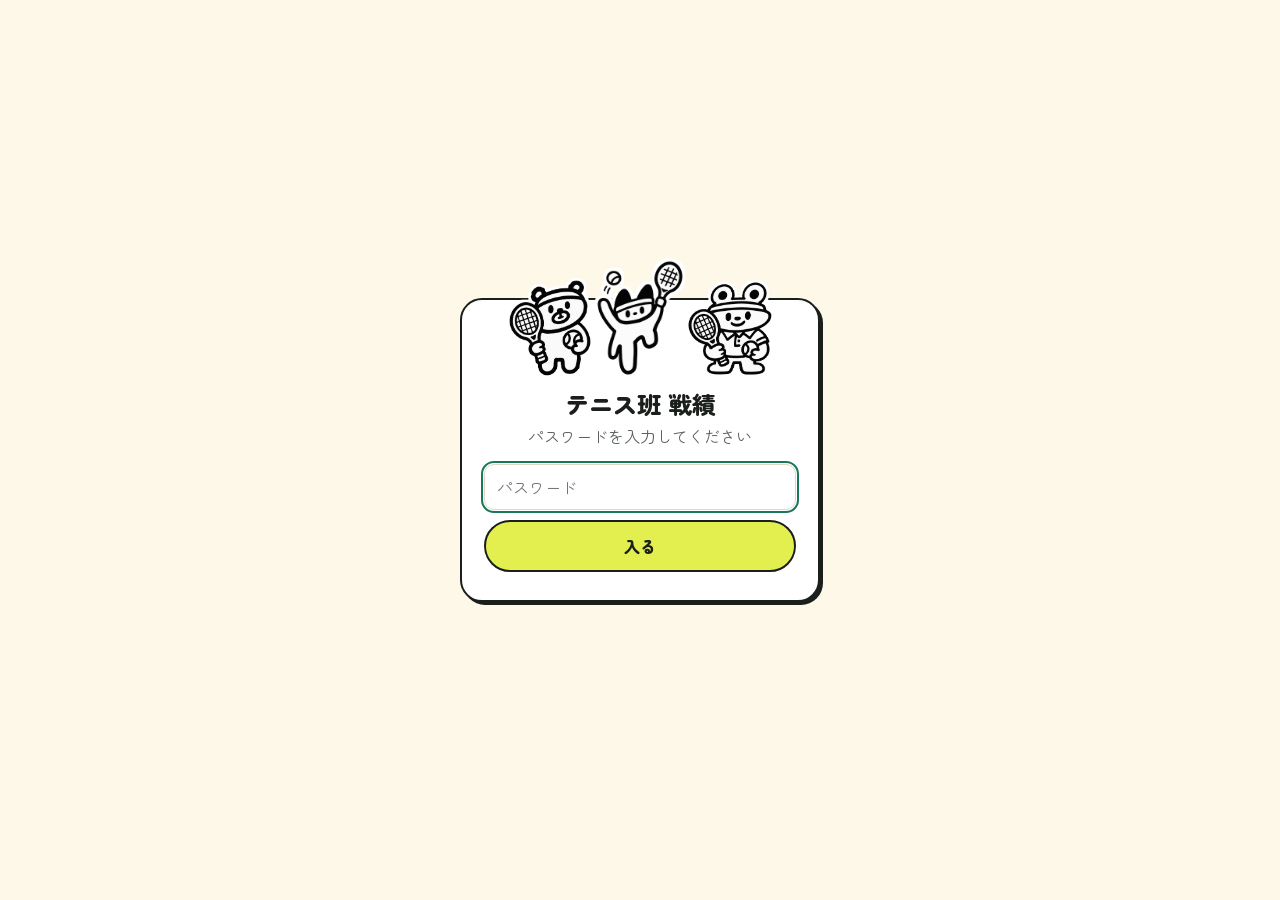
<file: docs/index.html>
<!DOCTYPE html>
<html lang="ja">
<head>
<meta charset="utf-8">
<meta name="viewport" content="width=device-width, initial-scale=1">
<title>ホーム | テニス班 戦績</title>
<link rel="icon" href="img/icon.png">
<link rel="apple-touch-icon" href="img/icon.png">
<link rel="preconnect" href="https://fonts.googleapis.com">
<link rel="preconnect" href="https://fonts.gstatic.com" crossorigin>
<link rel="stylesheet" href="https://fonts.googleapis.com/css2?family=Zen+Maru+Gothic:wght@500;700;900&display=swap">
<link rel="stylesheet" href="css/style.css">
</head>
<body>
<div id="gate" hidden></div>

<div id="app" hidden>
  <header class="topbar">
    <div class="container topbar-inner">
      <h1 class="brand">テニス班<span class="brand-sub"> 戦績</span></h1>
      <nav id="nav" class="nav" aria-label="ページ"></nav>
    </div>
  </header>
  <div id="mock-banner" class="banner" hidden>サンプルデータを表示中（config.js の GAS_URL が未設定）</div>

  <main class="container">
    <section class="card hero">
      <div class="hero-board">
        <figure class="hero-team">
          <img src="img/cat.png" alt="">
          <figcaption>シングルス<b id="hero-s" class="hero-num">0</b></figcaption>
        </figure>
        <div class="hero-score">
          <span id="hero-total">0</span><span class="hero-unit">試合</span>
        </div>
        <figure class="hero-team">
          <img src="img/girl.png" alt="">
          <figcaption>ダブルス<b id="hero-d" class="hero-num">0</b></figcaption>
        </figure>
      </div>
      <p class="hero-msg" id="hero-msg"></p>
      <div class="hero-sub">
        最新の試合 <b id="hero-last">–</b> ／ 出場 <b id="hero-people">0</b> 人
      </div>
    </section>

    <section class="card">
      <img src="img/star.png" alt="" class="card-mascot">
      <div class="card-head">
        <h2>勝率ランキング</h2>
        <div class="seg" id="rank-seg">
          <button type="button" data-type="S" class="on">シングルス</button>
          <button type="button" data-type="D">ダブルス</button>
        </div>
      </div>
      <div class="table-wrap">
        <table id="ranking">
          <thead>
            <tr><th>順位</th><th class="l">名前</th><th>試合</th><th>勝</th><th>負</th><th>分</th><th>勝率</th></tr>
          </thead>
          <tbody></tbody>
        </table>
      </div>
      <p class="muted note">勝率 = 勝 ÷ 試合数。同じ勝率なら勝ち数の多い順。</p>
    </section>

    <section class="card">
      <img src="img/dog.png" alt="" class="card-mascot card-mascot-wide">
      <h2>日付ごと</h2>
      <div class="table-wrap">
        <table id="by-date">
          <thead>
            <tr><th class="l">日付</th><th>試合</th><th>シングルス</th><th>ダブルス</th><th>人数</th></tr>
          </thead>
          <tbody></tbody>
        </table>
      </div>
      <a class="more" href="matches.html" id="by-date-more" hidden>すべての日付を見る</a>
    </section>

    <section class="card">
      <img src="img/balloon.png" alt="" class="card-mascot">
      <h2>最近の試合</h2>
      <ul id="recent" class="match-list"></ul>
      <a class="more" href="matches.html">すべての試合を見る</a>
    </section>
  </main>
</div>

<div id="toast" class="toast" hidden></div>

<script src="js/config.js"></script>
<script src="js/mock.js"></script>
<script src="js/api.js"></script>
<script src="js/stats.js"></script>
<script src="js/ui.js"></script>
<script src="js/auth.js"></script>
<script>
Auth.boot({ page: 'index.html' }).then(data => {
  const matches = data.matches;
  const sum = Stats.summary(matches);
  const $ = id => document.getElementById(id);
  $('hero-total').textContent = sum.total;
  $('hero-s').textContent = sum.S;
  $('hero-d').textContent = sum.D;
  $('hero-last').textContent = sum.last ? UI.fmtDate(sum.last) : '–';
  $('hero-people').textContent = sum.people;

  const month = UI.today().slice(0, 7);
  const thisMonth = matches.filter(m => (m.date || '').slice(0, 7) === month).length;
  $('hero-msg').textContent =
    sum.total === 0 ? '第1試合を待ってます！' :
    thisMonth ? '今月は ' + thisMonth + ' 試合！' : '今月の第1試合を待ってます！';

  // ランキング。前回見ていた種目を覚えておく
  let type = 'S';
  try { type = localStorage.getItem('th_rank_type') === 'D' ? 'D' : 'S'; } catch (e) { /* ignore */ }

  function renderRanking() {
    const list = Stats.ranking(Stats.byType(matches, type), data.members, 1);
    const tbody = document.querySelector('#ranking tbody');
    tbody.innerHTML = list.length
      ? list.map((r, i) =>
          '<tr>' +
          '<td class="num rank">' + (i + 1) + '</td>' +
          '<td class="l"><a href="players.html#' + encodeURIComponent(r.member.member_id) + '">' + UI.esc(r.member.display_name) + '</a></td>' +
          '<td class="num">' + r.played + '</td>' +
          '<td class="num">' + r.W + '</td>' +
          '<td class="num">' + r.L + '</td>' +
          '<td class="num">' + r.D + '</td>' +
          '<td class="num col-rate">' + UI.pct(r.rate) + '</td>' +
          '</tr>'
        ).join('')
      : '<tr><td colspan="7" class="empty">まだ' + UI.typeLabel(type) + 'の試合がありません</td></tr>';
  }

  UI.setSeg('rank-seg', type);
  UI.bindSeg('rank-seg', t => {
    type = t;
    try { localStorage.setItem('th_rank_type', t); } catch (e) { /* ignore */ }
    renderRanking();
  });
  renderRanking();

  // 日付ごと（新しい 8 日分）。日付を押すとその日の試合一覧へ
  const days = Stats.byDate(matches);
  document.querySelector('#by-date tbody').innerHTML = days.length
    ? days.slice(0, 8).map(r =>
        '<tr>' +
        '<td class="l date-cell"><a href="matches.html?date=' + encodeURIComponent(r.date) + '">' + UI.esc(UI.fmtDate(r.date) || '日付なし') + '</a></td>' +
        '<td class="num">' + r.total + '</td>' +
        '<td class="num">' + r.S + '</td>' +
        '<td class="num">' + r.D + '</td>' +
        '<td class="num">' + r.people + '</td>' +
        '</tr>'
      ).join('')
    : '<tr><td colspan="5" class="empty">まだ試合がありません</td></tr>';
  $('by-date-more').hidden = days.length <= 8;

  const recent = UI.sortMatches(matches).slice(0, 5);
  $('recent').innerHTML = recent.length
    ? UI.matchListByDate(recent)
    : '<li>' + UI.emptyHTML('まだ試合がありません。すやすや…') + '</li>';
});
</script>
</body>
</html>
</file>
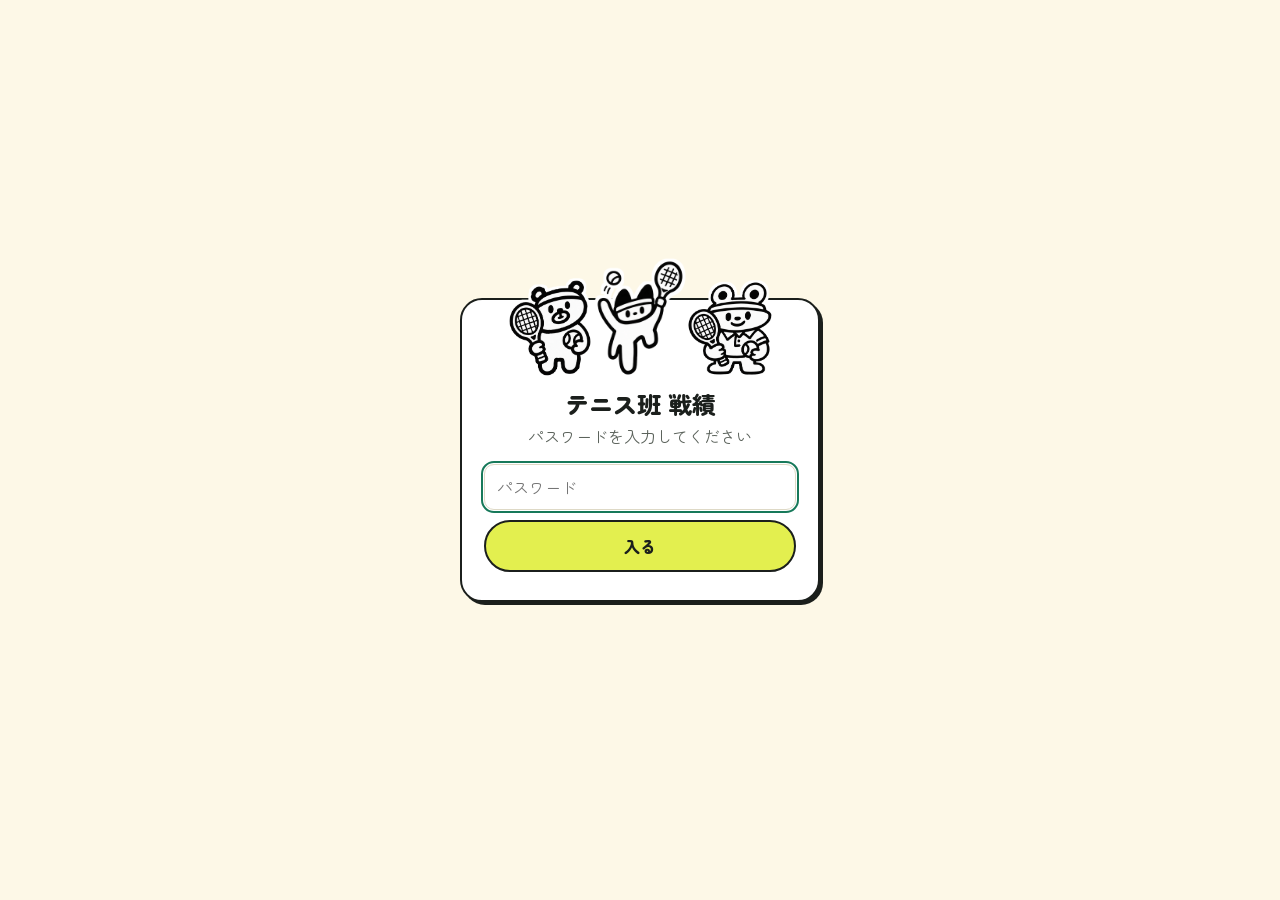
<file: docs/input.html>
<!DOCTYPE html>
<html lang="ja">
<head>
<meta charset="utf-8">
<meta name="viewport" content="width=device-width, initial-scale=1">
<title>結果入力 | テニス班 戦績</title>
<link rel="icon" href="img/icon.png">
<link rel="apple-touch-icon" href="img/icon.png">
<link rel="preconnect" href="https://fonts.googleapis.com">
<link rel="preconnect" href="https://fonts.gstatic.com" crossorigin>
<link rel="stylesheet" href="https://fonts.googleapis.com/css2?family=Zen+Maru+Gothic:wght@500;700;900&display=swap">
<link rel="stylesheet" href="css/style.css">
</head>
<body>
<div id="gate" hidden></div>

<div id="app" hidden>
  <header class="topbar">
    <div class="container topbar-inner">
      <h1 class="brand">テニス班<span class="brand-sub"> 戦績</span></h1>
      <nav id="nav" class="nav" aria-label="ページ"></nav>
    </div>
  </header>
  <div id="mock-banner" class="banner" hidden>サンプルデータを表示中（config.js の GAS_URL が未設定）</div>

  <main class="container">
    <div class="page-hero">
      <img src="img/girl.png" alt="" class="page-hero-img">
      <p class="bubble">おつかれさま！試合の結果を教えてね。</p>
    </div>

    <section class="card">
      <h2>試合結果の入力</h2>

      <label class="field" for="date">日付</label>
      <input type="date" id="date">

      <span class="field">種目</span>
      <div class="seg seg-wide" id="type-seg">
        <button type="button" data-type="S">シングルス</button>
        <button type="button" data-type="D" class="on">ダブルス</button>
      </div>

      <div class="pair-head"><span class="badge badge-A">A</span> <span id="label-a">ペア</span></div>
      <div class="row-2" id="row-a">
        <input type="text" id="a1" list="names" maxlength="20" autocomplete="off" placeholder="名前を入力" aria-label="A 側 1 人目">
        <input type="text" id="a2" list="names" maxlength="20" autocomplete="off" placeholder="名前を入力" aria-label="A 側 2 人目">
      </div>

      <div class="pair-head"><span class="badge badge-B">B</span> <span id="label-b">ペア</span></div>
      <div class="row-2" id="row-b">
        <input type="text" id="b1" list="names" maxlength="20" autocomplete="off" placeholder="名前を入力" aria-label="B 側 1 人目">
        <input type="text" id="b2" list="names" maxlength="20" autocomplete="off" placeholder="名前を入力" aria-label="B 側 2 人目">
      </div>
      <datalist id="names"></datalist>

      <div id="chips-box" hidden>
        <span class="field">登録済みの人（タップで入力）</span>
        <div class="chips" id="chips"></div>
        <p class="chips-hint">枠で囲まれた欄に入ります。欄を押すと入れる場所を変えられます。入っている人をもう一度押すと外れます。</p>
      </div>

      <span class="field">スコア（ゲーム数を 0〜7 で入力）</span>
      <div class="score-row">
        <label class="score-side" for="score-a">
          <span class="badge badge-A">A</span>
          <input type="text" id="score-a" class="score-input" inputmode="numeric" pattern="[0-7]" maxlength="1"
            autocomplete="off" enterkeyhint="next" placeholder="–" aria-label="A 側のゲーム数">
        </label>
        <span class="score-sep">–</span>
        <label class="score-side" for="score-b">
          <input type="text" id="score-b" class="score-input" inputmode="numeric" pattern="[0-7]" maxlength="1"
            autocomplete="off" enterkeyhint="done" placeholder="–" aria-label="B 側のゲーム数">
          <span class="badge badge-B">B</span>
        </label>
      </div>

      <div class="summary" id="summary">名前とスコアを入力してください</div>

      <label class="field" for="entered_by">入力者（任意）</label>
      <input type="text" id="entered_by" placeholder="例：山田" maxlength="20">

      <div style="margin-top:16px">
        <button type="button" class="btn" id="submit" disabled>この内容で送信</button>
      </div>
      <div class="form-msg" id="msg"></div>
    </section>

    <section class="card" id="day-card">
      <h2 id="day-title">この日の試合</h2>
      <ul class="match-list" id="day-list"></ul>
    </section>
  </main>
</div>

<div id="toast" class="toast" hidden></div>

<script src="js/config.js"></script>
<script src="js/mock.js"></script>
<script src="js/api.js"></script>
<script src="js/stats.js"></script>
<script src="js/ui.js"></script>
<script src="js/auth.js"></script>
<script>
Auth.boot({ page: 'input.html', requireAdmin: true }).then(() => {
  const $ = id => document.getElementById(id);
  const dateIn = $('date');
  const inputs = { a1: $('a1'), a2: $('a2'), b1: $('b1'), b2: $('b2') };
  const btn = $('submit');
  const msg = $('msg');
  const summary = $('summary');
  const enteredBy = $('entered_by');
  const scoreA = $('score-a');
  const scoreB = $('score-b');
  let type = 'D';
  let target = 'a1';

  dateIn.value = UI.today();
  dateIn.max = UI.today();

  // 入力候補（active のみ）。一覧にない名前もそのまま入力でき、送信時に members へ登録される
  function fillNames() {
    $('names').innerHTML = UI.sortedMembers()
      .filter(m => m.active)
      .map(m => '<option value="' + UI.esc(m.display_name) + '"></option>')
      .join('');
  }
  fillNames();

  // 入れる先の欄。枠で示し、名前ボタンを押すとここに入る
  function setTarget(k) {
    target = k;
    Object.keys(inputs).forEach(x => inputs[x].classList.toggle('target', x === k));
  }
  function nextEmpty() {
    return keys().filter(k => !inputs[k].value.trim())[0] || null;
  }
  Object.keys(inputs).forEach(k => inputs[k].addEventListener('focus', () => setTarget(k)));

  function renderChips() {
    const list = UI.sortedMembers().filter(m => m.active);
    $('chips-box').hidden = !list.length;
    const used = {};
    keys().forEach(k => { const v = inputs[k].value.trim(); if (v) used[UI.nameKey(v)] = k; });
    $('chips').innerHTML = list.map(m => {
      const on = used[UI.nameKey(m.display_name)] || used[UI.nameKey(m.name)];
      return '<button type="button" class="chip' + (on ? ' used' : '') + '" data-name="' + UI.esc(m.display_name) + '">' +
        UI.esc(m.display_name) + '</button>';
    }).join('');
  }

  $('chips').addEventListener('click', ev => {
    const chip = ev.target.closest('.chip');
    if (!chip) return;
    const name = chip.dataset.name;
    // もう入っている人なら外す
    const already = keys().filter(k => UI.nameKey(inputs[k].value) === UI.nameKey(name))[0];
    if (already) {
      inputs[already].value = '';
      setTarget(already);
    } else {
      const k = target && keys().indexOf(target) >= 0 ? target : nextEmpty();
      if (!k) return;
      inputs[k].value = name;
      setTarget(nextEmpty());
    }
    update();
  });

  // 種目：前回の選択を覚えておく
  try { type = localStorage.getItem('th_input_type') === 'S' ? 'S' : 'D'; } catch (e) { /* ignore */ }
  function applyType() {
    const single = type === 'S';
    UI.setSeg('type-seg', type);
    inputs.a2.hidden = single;
    inputs.b2.hidden = single;
    $('row-a').classList.toggle('one', single);
    $('row-b').classList.toggle('one', single);
    $('label-a').textContent = single ? '選手' : 'ペア';
    $('label-b').textContent = single ? '選手' : 'ペア';
    if (keys().indexOf(target) < 0) setTarget(nextEmpty());
    update();
  }
  UI.bindSeg('type-seg', t => {
    type = t;
    try { localStorage.setItem('th_input_type', t); } catch (e) { /* ignore */ }
    applyType();
  });

  // スコア：0〜7 の数字。全角で打っても受け付ける。空欄は null、範囲外や文字は NaN
  function games(input) {
    const v = input.value.normalize('NFKC').trim();
    if (v === '') return null;
    return /^[0-7]$/.test(v) ? Number(v) : NaN;
  }
  function scoreState() {
    const a = games(scoreA);
    const b = games(scoreB);
    return { a, b, bad: Number.isNaN(a) || Number.isNaN(b), done: Number.isInteger(a) && Number.isInteger(b) };
  }
  [scoreA, scoreB].forEach(input => input.addEventListener('input', () => {
    // 全角数字は半角に直して見せる
    const v = input.value.normalize('NFKC');
    if (v !== input.value) input.value = v;
    input.classList.toggle('bad', Number.isNaN(games(input)));
    // A を入れたら B へ進む
    if (input === scoreA && Number.isInteger(games(scoreA)) && games(scoreB) === null) scoreB.focus();
    update();
  }));
  // 欄を押したときは中身を選んだ状態にして、そのまま打ち直せるようにする
  [scoreA, scoreB].forEach(input => input.addEventListener('focus', () => input.select()));

  function showMsg(text, isError) {
    msg.textContent = text;
    msg.className = 'form-msg' + (isError ? ' error' : '');
  }

  function keys() {
    return type === 'S' ? ['a1', 'b1'] : ['a1', 'a2', 'b1', 'b2'];
  }

  // 登録済みの名前は member_id に置き換える。新しい名前は文字のまま送る
  function pick(k) {
    const text = inputs[k].value.trim();
    if (!text) return '';
    const mb = UI.findMember(text);
    return mb ? mb.member_id : text;
  }

  function newNames() {
    const seen = {};
    return keys()
      .map(k => inputs[k].value.trim())
      .filter(text => text && !UI.findMember(text))
      .filter(text => {
        const k = UI.nameKey(text);
        if (seen[k]) return false;
        seen[k] = true;
        return true;
      });
  }

  function current() {
    return {
      type: type,
      date: dateIn.value,
      a1: pick('a1'), a2: type === 'D' ? pick('a2') : '',
      b1: pick('b1'), b2: type === 'D' ? pick('b2') : '',
      a_games: scoreState().done ? scoreState().a : null,
      b_games: scoreState().done ? scoreState().b : null,
      entered_by: enteredBy.value.trim(),
      note: '',
    };
  }

  function hasDuplicate(c) {
    const ks = keys().map(k => c[k]).filter(Boolean).map(UI.nameKey);
    return new Set(ks).size !== ks.length;
  }

  function complete(c) {
    return !!(c.date && keys().every(k => c[k]) && !hasDuplicate(c) && scoreState().done);
  }

  function resultOf(c) {
    return c.a_games > c.b_games ? 'A' : c.b_games > c.a_games ? 'B' : 'D';
  }

  function sideNames(c, side) {
    const ids = type === 'S' ? [c[side + '1']] : [c[side + '1'], c[side + '2']];
    return ids.map(UI.name).join('・');
  }

  // 選んだ日付の試合（入力した分も含む）
  function renderDay() {
    const d = dateIn.value;
    const list = UI.sortMatches(UI.getData().matches.filter(m => m.date === d));
    $('day-title').textContent = (d ? UI.fmtDate(d) + ' の試合' : 'この日の試合') + '（' + list.length + '）';
    $('day-list').innerHTML = list.length
      ? list.map(m => UI.matchRowHTML(m)).join('')
      : '<li class="empty">この日の試合はまだありません</li>';
  }

  function update() {
    renderChips();
    const c = current();
    const added = newNames();
    if (complete(c)) {
      const r = resultOf(c);
      summary.innerHTML =
        '<img src="' + UI.resultImg(r) + '" alt="" class="summary-img">' +
        '<span class="summary-meta">' + UI.esc(UI.fmtDate(c.date)) + ' ' + UI.typeBadge(type) + '</span>' +
        '<span class="side-a">' + UI.esc(sideNames(c, 'a')) + '</span>' +
        '<span class="score">' + c.a_games + '-' + c.b_games + '</span>' +
        '<span class="side-b">' + UI.esc(sideNames(c, 'b')) + '</span>' +
        '<span class="summary-result">' +
        (r === 'D' ? '引き分け' : UI.esc(sideNames(c, r === 'A' ? 'a' : 'b')) + ' の勝ち') + '</span>' +
        (added.length ? '<span class="summary-new">はじめての名前：' + added.map(UI.esc).join('、') + '</span>' : '');
      btn.disabled = false;
    } else if (hasDuplicate(c)) {
      summary.textContent = '同じ人が 2 回入っています';
      btn.disabled = true;
    } else if (scoreState().bad) {
      summary.textContent = 'スコアは 0〜7 の数字で入力してください';
      btn.disabled = true;
    } else {
      summary.textContent = '名前とスコアを入力してください';
      btn.disabled = true;
    }
  }

  dateIn.addEventListener('change', () => { update(); renderDay(); });
  Object.keys(inputs).forEach(k => inputs[k].addEventListener('input', update));

  // 入力者名はこの端末に覚えておく
  try { enteredBy.value = localStorage.getItem('th_entered_by') || ''; } catch (e) { /* ignore */ }
  enteredBy.addEventListener('change', () => {
    try { localStorage.setItem('th_entered_by', enteredBy.value.trim()); } catch (e) { /* ignore */ }
  });

  function errText(code) {
    if (code === 'network') return 'サーバーに接続できません。電波の状態を確認してください。';
    if (code === 'bad_response') return 'サーバーの応答を読めません。GAS_URL を確認してください。';
    return code;
  }

  btn.addEventListener('click', async () => {
    const c = current();
    if (!complete(c)) return;
    btn.disabled = true;
    btn.textContent = '送信中…';
    showMsg('');

    const res = await Api.addMatch(Auth.key(), c);
    btn.textContent = 'この内容で送信';

    if (!res.ok) {
      if (res.error === 'auth') {
        showMsg('幹事用パスワードで入り直してください。', true);
        setTimeout(() => Auth.logout(), 1500);
        return;
      }
      showMsg('送信できませんでした: ' + errText(res.error), true);
      btn.disabled = false;
      return;
    }

    Auth.invalidate();
    UI.addMembers(res.created || []);
    fillNames();
    const ids = res.ids || [c.a1, c.a2, c.b1, c.b2];
    UI.getData().matches.push(Object.assign({}, c, {
      match_id: res.match_id, result: resultOf(c),
      a1: ids[0], a2: ids[1], b1: ids[2], b2: ids[3],
    }));
    renderDay();
    UI.toast('登録しました（No.' + res.match_id + '）');
    UI.celebrate();

    // 日付・種目・入力者は残し、名前とスコアだけ消して次の試合へ
    Object.keys(inputs).forEach(k => { inputs[k].value = ''; });
    scoreA.value = '';
    scoreB.value = '';
    setTarget('a1');
    update();
    window.scrollTo({ top: 0, behavior: 'smooth' });
  });

  setTarget('a1');
  applyType();
  renderDay();
});
</script>
</body>
</html>
</file>
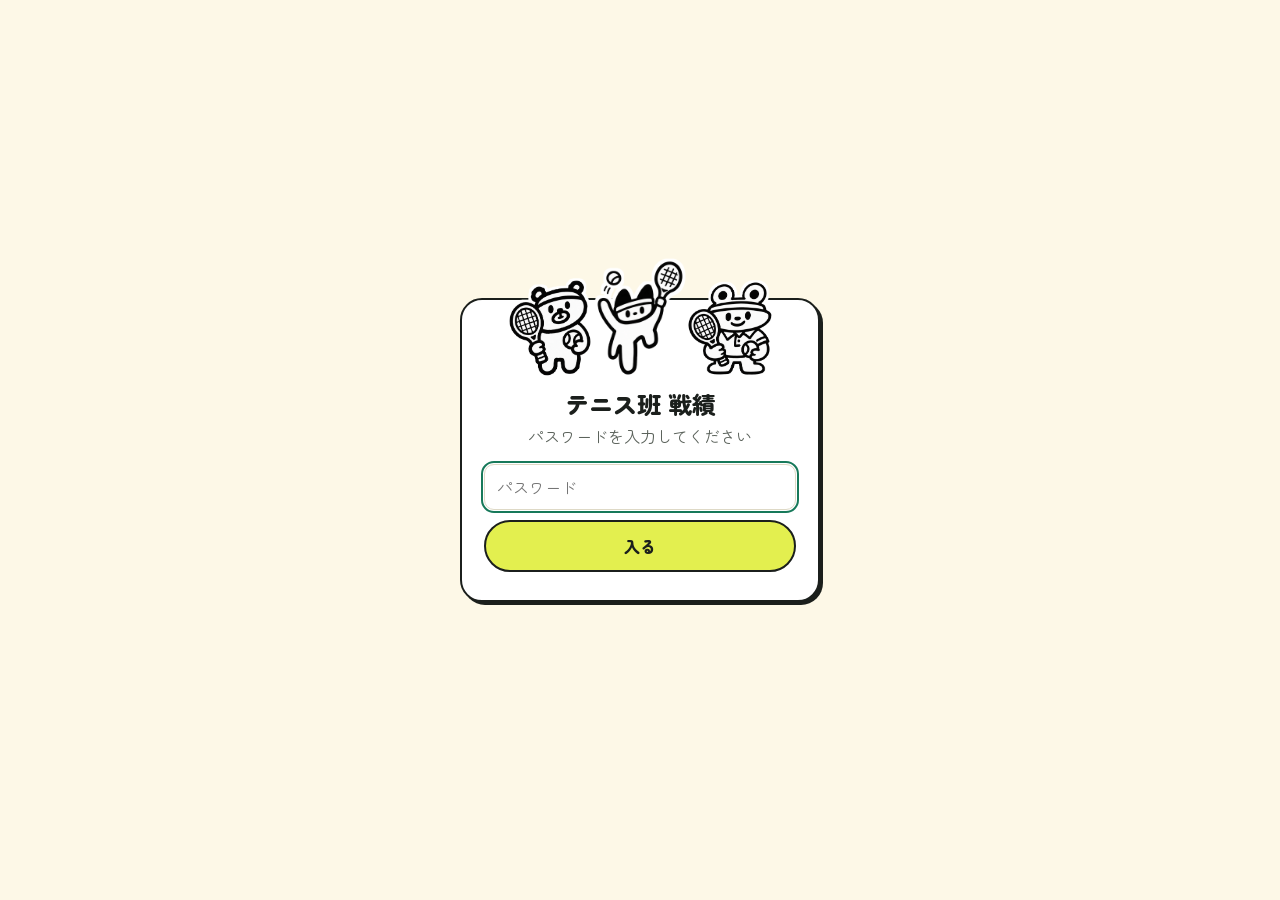
<file: docs/matches.html>
<!DOCTYPE html>
<html lang="ja">
<head>
<meta charset="utf-8">
<meta name="viewport" content="width=device-width, initial-scale=1">
<title>試合一覧 | テニス班 戦績</title>
<link rel="icon" href="img/icon.png">
<link rel="apple-touch-icon" href="img/icon.png">
<link rel="preconnect" href="https://fonts.googleapis.com">
<link rel="preconnect" href="https://fonts.gstatic.com" crossorigin>
<link rel="stylesheet" href="https://fonts.googleapis.com/css2?family=Zen+Maru+Gothic:wght@500;700;900&display=swap">
<link rel="stylesheet" href="css/style.css">
</head>
<body>
<div id="gate" hidden></div>

<div id="app" hidden>
  <header class="topbar">
    <div class="container topbar-inner">
      <h1 class="brand">テニス班<span class="brand-sub"> 戦績</span></h1>
      <nav id="nav" class="nav" aria-label="ページ"></nav>
    </div>
  </header>
  <div id="mock-banner" class="banner" hidden>サンプルデータを表示中（config.js の GAS_URL が未設定）</div>

  <main class="container">
    <div class="page-hero">
      <img src="img/dog.png" alt="" class="page-hero-img">
      <p class="bubble">これまでの試合はぜんぶここ！クンクン探せるよ。</p>
    </div>

    <section class="card">
      <h2>試合一覧</h2>
      <label class="field" for="f-date">日付</label>
      <select id="f-date"></select>
      <div class="row-2">
        <div>
          <label class="field" for="f-type">種目</label>
          <select id="f-type">
            <option value="">すべて</option>
            <option value="S">シングルス</option>
            <option value="D">ダブルス</option>
          </select>
        </div>
        <div>
          <label class="field" for="f-player">選手</label>
          <select id="f-player"></select>
        </div>
      </div>
      <p class="muted" id="count" style="font-size:.85rem;margin:12px 0 4px"></p>
      <ul id="list" class="match-list"></ul>
    </section>
  </main>
</div>

<div id="toast" class="toast" hidden></div>

<script src="js/config.js"></script>
<script src="js/mock.js"></script>
<script src="js/api.js"></script>
<script src="js/stats.js"></script>
<script src="js/ui.js"></script>
<script src="js/auth.js"></script>
<script>
Auth.boot({ page: 'matches.html' }).then(data => {
  const fDate = document.getElementById('f-date');
  const fType = document.getElementById('f-type');
  const fPlayer = document.getElementById('f-player');

  UI.fillSelect(fDate, Stats.byDate(data.matches).map(r => ({
    value: r.date, label: (UI.fmtDate(r.date) || '日付なし') + '（' + r.total + ' 試合）',
  })), 'すべての日付');
  UI.fillSelect(fPlayer, UI.sortedMembers().map(m => ({ value: m.member_id, label: m.display_name })), 'すべての選手');

  const params = new URLSearchParams(location.search);
  if (params.get('date')) fDate.value = params.get('date');
  if (params.get('type')) fType.value = params.get('type');
  if (params.get('player')) fPlayer.value = params.get('player');

  function render() {
    const pl = fPlayer.value;
    const dt = fDate.value;
    const list = UI.sortMatches(Stats.byType(data.matches, fType.value)
      .filter(m => (!dt || m.date === dt) && (!pl || Stats.hasPlayer(m, pl))));
    const sum = Stats.summary(list);
    let text = list.length ? list.length + ' 試合（シングルス ' + sum.S + '・ダブルス ' + sum.D + '）' : '';
    if (pl && list.length) {
      const r = Stats.playerStats(list, data.members).get(pl);
      if (r) text += ' ／ ' + UI.name(pl) + '：' + r.W + ' 勝 ' + r.L + ' 敗 ' + r.D + ' 分';
    }
    document.getElementById('count').textContent = text;
    document.getElementById('list').innerHTML = list.length
      ? UI.matchListByDate(list, { highlight: pl || null })
      : '<li>' + UI.emptyHTML('該当する試合がありません') + '</li>';
  }

  fDate.addEventListener('change', () => {
    // 絞り込みの状態を URL に残し、戻る・共有で同じ表示になるようにする
    const q = new URLSearchParams(location.search);
    if (fDate.value) q.set('date', fDate.value); else q.delete('date');
    history.replaceState(null, '', location.pathname + (q.toString() ? '?' + q : ''));
    render();
  });
  fType.addEventListener('change', render);
  fPlayer.addEventListener('change', render);
  render();
});
</script>
</body>
</html>
</file>
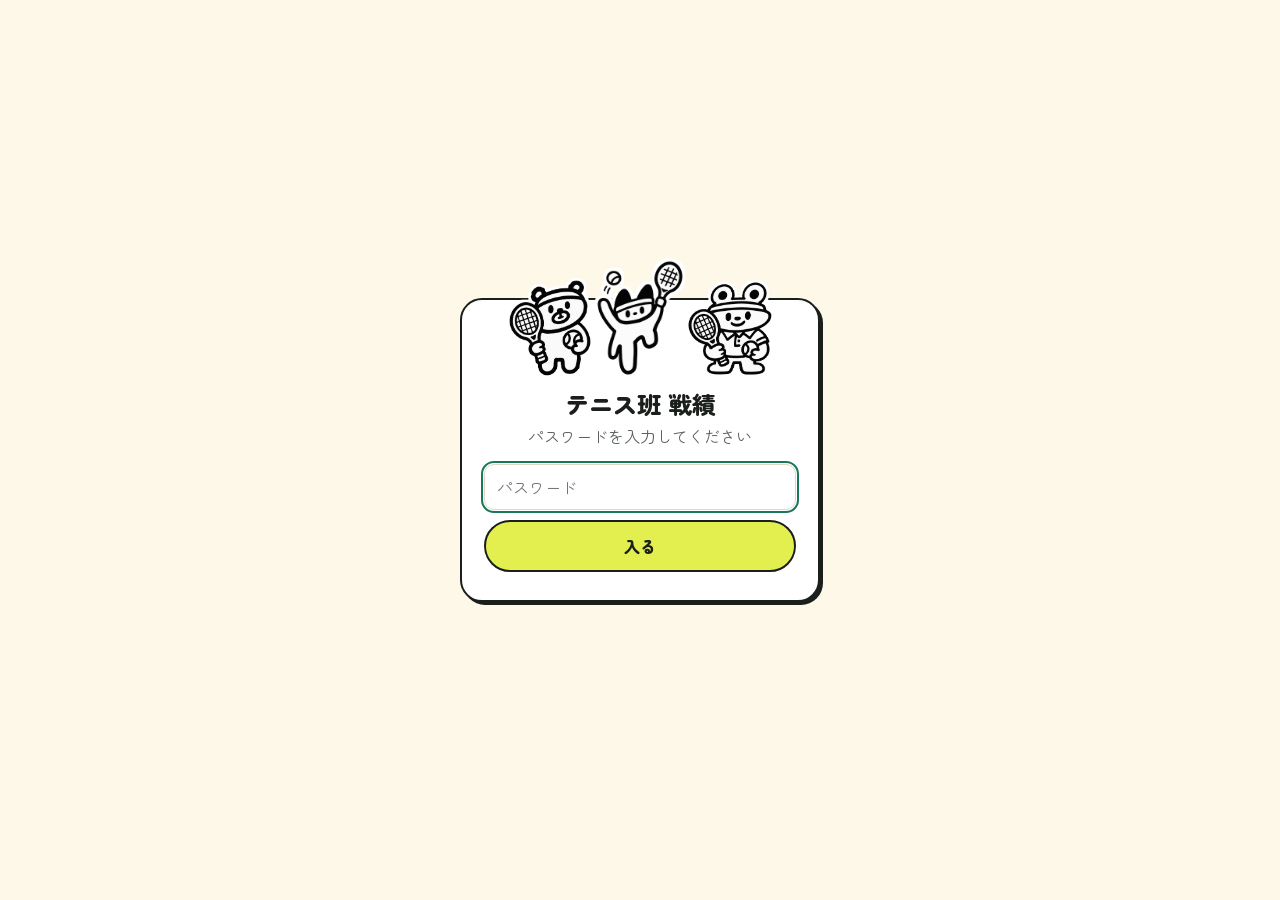
<file: docs/players.html>
<!DOCTYPE html>
<html lang="ja">
<head>
<meta charset="utf-8">
<meta name="viewport" content="width=device-width, initial-scale=1">
<title>個人成績 | テニス班 戦績</title>
<link rel="icon" href="img/icon.png">
<link rel="apple-touch-icon" href="img/icon.png">
<link rel="preconnect" href="https://fonts.googleapis.com">
<link rel="preconnect" href="https://fonts.gstatic.com" crossorigin>
<link rel="stylesheet" href="https://fonts.googleapis.com/css2?family=Zen+Maru+Gothic:wght@500;700;900&display=swap">
<link rel="stylesheet" href="css/style.css">
</head>
<body>
<div id="gate" hidden></div>

<div id="app" hidden>
  <header class="topbar">
    <div class="container topbar-inner">
      <h1 class="brand">テニス班<span class="brand-sub"> 戦績</span></h1>
      <nav id="nav" class="nav" aria-label="ページ"></nav>
    </div>
  </header>
  <div id="mock-banner" class="banner" hidden>サンプルデータを表示中（config.js の GAS_URL が未設定）</div>

  <main class="container">
    <div class="page-hero">
      <img src="img/cat.png" alt="" class="page-hero-img">
      <p class="bubble">今いちばん勝っているのはだれ？名前をタップして対戦成績を見てみよう！</p>
    </div>

    <section class="card">
      <div class="card-head">
        <h2>個人成績</h2>
        <div class="seg" id="type-seg">
          <button type="button" data-type="ALL" class="on">全部</button>
          <button type="button" data-type="S">シングルス</button>
          <button type="button" data-type="D">ダブルス</button>
        </div>
      </div>
      <div class="table-wrap">
        <table id="players">
          <thead>
            <tr>
              <th class="l">名前</th>
              <th class="sortable" data-key="played">試合</th>
              <th class="sortable" data-key="W">勝</th>
              <th class="sortable" data-key="L">負</th>
              <th class="sortable" data-key="D">分</th>
              <th class="sortable sorted" data-key="rate">勝率</th>
              <th class="sortable" data-key="gf">取得G</th>
              <th class="sortable" data-key="ga">失G</th>
            </tr>
          </thead>
          <tbody></tbody>
        </table>
      </div>
      <p class="muted note">名前をタップすると対戦相手別・パートナー別の成績が見られます。勝率 = 勝 ÷ 試合数。</p>
    </section>

    <section class="card" id="detail" hidden></section>
  </main>
</div>

<div id="toast" class="toast" hidden></div>

<script src="js/config.js"></script>
<script src="js/mock.js"></script>
<script src="js/api.js"></script>
<script src="js/stats.js"></script>
<script src="js/ui.js"></script>
<script src="js/auth.js"></script>
<script>
Auth.boot({ page: 'players.html' }).then(data => {
  const tbody = document.querySelector('#players tbody');
  const detail = document.getElementById('detail');
  let type = 'ALL';
  let sortKey = 'rate';
  let sortAsc = false;
  let selected = null;

  function filtered() {
    return Stats.byType(data.matches, type);
  }

  function val(s, k) {
    return k === 'rate' ? (s.rate === null ? -1 : s.rate) : s[k];
  }

  function render() {
    const stats = Stats.playerStats(filtered(), data.members);
    const list = Array.from(stats.values())
      .filter(s => s.played > 0)
      .sort((a, b) => {
        const d = val(a, sortKey) - val(b, sortKey);
        if (d !== 0) return sortAsc ? d : -d;
        return Stats.compareRate(a, b);
      });

    tbody.innerHTML = list.length
      ? list.map(s =>
          '<tr class="clickable' + (s.member.member_id === selected ? ' selected' : '') + '" data-id="' + UI.esc(s.member.member_id) + '">' +
          '<td class="l">' + UI.esc(s.member.display_name) + '</td>' +
          '<td class="num">' + s.played + '</td>' +
          '<td class="num">' + s.W + '</td>' +
          '<td class="num">' + s.L + '</td>' +
          '<td class="num">' + s.D + '</td>' +
          '<td class="num col-rate">' + UI.pct(s.rate) + '</td>' +
          '<td class="num">' + s.gf + '</td>' +
          '<td class="num">' + s.ga + '</td>' +
          '</tr>'
        ).join('')
      : '<tr><td colspan="8" class="empty">まだ試合がありません</td></tr>';

    document.querySelectorAll('#players th.sortable').forEach(th => {
      const on = th.dataset.key === sortKey;
      th.classList.toggle('sorted', on);
      th.classList.toggle('asc', on && sortAsc);
    });
  }

  function recordLine(label, s) {
    return '<p class="record"><span class="record-label">' + label + '</span>' +
      (s.played
        ? '<b>' + s.played + '</b> 試合 <b>' + s.W + '</b> 勝 <b>' + s.L + '</b> 敗 <b>' + s.D + '</b> 分' +
          '（勝率 <b>' + UI.pct(s.rate) + '</b>）／ ゲーム <b>' + s.gf + '</b> – <b>' + s.ga + '</b>'
        : 'まだ試合がありません') +
      '</p>';
  }

  function showDetail(id, scroll) {
    const mb = UI.member(id);
    const all = Stats.playerStats(data.matches, data.members).get(id);
    if (!mb && !all) return;
    selected = id;
    history.replaceState(null, '', '#' + encodeURIComponent(id));
    const statsOf = t => Stats.playerStats(Stats.byType(data.matches, t), data.members).get(id) || { played: 0 };
    const d = Stats.playerDetail(filtered(), id);
    const played = UI.sortMatches(d.matches.map(x => x.match));
    const scope = type === 'ALL' ? '' : '（' + UI.typeLabel(type) + '）';

    detail.hidden = false;
    detail.innerHTML =
      '<div class="detail-head">' +
      '<h2><img src="' + UI.avatarSrc(id) + '" alt="" class="detail-avatar">' + UI.esc(UI.name(id)) + '</h2>' +
      '<button type="button" class="link" id="detail-close">閉じる</button>' +
      '</div>' +
      recordLine('シングルス', statsOf('S')) +
      recordLine('ダブルス', statsOf('D')) +
      '<h3>対戦相手別' + scope + '</h3>' + UI.recordTable(d.opponents, '相手') +
      (type === 'S' ? '' : '<h3>パートナー別' + scope + '</h3>' + UI.recordTable(d.partners, '相方')) +
      '<h3>出場試合' + scope + '</h3>' +
      (played.length
        ? '<ul class="match-list">' + played.map(m => UI.matchRowHTML(m, { highlight: id })).join('') + '</ul>'
        : '<p class="empty">まだありません</p>');

    document.getElementById('detail-close').addEventListener('click', () => {
      detail.hidden = true;
      selected = null;
      history.replaceState(null, '', location.pathname);
      render();
    });
    render();
    if (scroll) detail.scrollIntoView({ behavior: 'smooth', block: 'start' });
  }

  document.querySelectorAll('#players th.sortable').forEach(th => th.addEventListener('click', () => {
    const k = th.dataset.key;
    if (sortKey === k) sortAsc = !sortAsc;
    else { sortKey = k; sortAsc = false; }
    render();
  }));

  UI.bindSeg('type-seg', t => {
    type = t;
    render();
    if (selected) showDetail(selected, false);
  });

  tbody.addEventListener('click', ev => {
    const tr = ev.target.closest('tr[data-id]');
    if (tr) showDetail(tr.dataset.id, true);
  });

  // 対戦相手のリンクなどで同じページ内のハッシュが変わったとき
  window.addEventListener('hashchange', () => {
    const id = decodeURIComponent(location.hash.slice(1));
    if (id && id !== selected) showDetail(id, true);
  });

  render();
  if (location.hash.length > 1) showDetail(decodeURIComponent(location.hash.slice(1)), true);
});
</script>
</body>
</html>
</file>
<file: docs/css/style.css>
/* テニス班 戦績 — スマホ縦画面を基準にした共通スタイル */
:root {
  --bg: #fdf8e7;
  --surface: #ffffff;
  --surface-2: #f3efe0;
  --fg: #1b1f1c;
  --muted: #5c635c;
  --line: #ded9c6;
  --ink: #1b1f1c;
  --ball: #e3ef4f;
  --accent: #17795a;
  --accent-soft: #dff1e4;
  --a: #1d5fd1;
  --a-soft: #e3ebfb;
  --b: #d9532b;
  --b-soft: #fbe7e0;
  --d: #6b7570;
  --d-soft: #e7eae8;
  --danger: #b42318;
  --radius: 18px;
  --shadow: 3px 3px 0 var(--ink);
  color-scheme: light;
}
@media (prefers-color-scheme: dark) {
  :root {
    --bg: #0f1412;
    --surface: #171d1b;
    --surface-2: #1f2725;
    --fg: #e5ebe8;
    --muted: #96a29d;
    --line: #2a3330;
    --ink: #55625c;
    --ball: #2a3419;
    --accent: #5cc59a;
    --accent-soft: #1a2b24;
    --a: #78a2f3;
    --a-soft: #1a2742;
    --b: #f28e6b;
    --b-soft: #3b2017;
    --d: #9aa6a0;
    --d-soft: #242b28;
    --danger: #ff8a80;
    color-scheme: dark;
  }
}

* { box-sizing: border-box; }
html, body { margin: 0; }
body {
  background: var(--bg);
  color: var(--fg);
  font-family: "Zen Maru Gothic", system-ui, -apple-system, "Hiragino Sans", "Yu Gothic UI", "Meiryo", sans-serif;
  font-size: 16px;
  line-height: 1.5;
  -webkit-font-smoothing: antialiased;
}
[hidden] { display: none !important; }
a { color: var(--accent); }
h1, h2, h3 { margin: 0 0 .5em; line-height: 1.3; }
h2 { font-size: 1.1rem; }
h3 { font-size: 1rem; color: var(--muted); margin-top: 1.2em; }
code { background: var(--surface-2); padding: 0 .3em; border-radius: 4px; }
.muted { color: var(--muted); }
.container { max-width: 720px; margin: 0 auto; padding: 0 16px; }
button { font: inherit; }
button.link {
  background: none; border: 0; color: var(--accent); cursor: pointer; padding: 0;
  text-decoration: underline;
}

/* ヘッダーとナビ */
.topbar {
  position: sticky; top: 0; z-index: 10;
  background: var(--ball);
  border-bottom: 2.5px solid var(--ink);
}
.topbar-inner { display: flex; align-items: center; justify-content: space-between; gap: 12px; height: 52px; }
.brand { font-size: 1.05rem; font-weight: 900; margin: 0; white-space: nowrap; }
.nav { display: flex; gap: 2px; align-items: center; overflow-x: auto; }
.nav a {
  padding: 6px 10px; border-radius: 999px; text-decoration: none; color: var(--fg);
  font-weight: 700; white-space: nowrap; font-size: .95rem;
}
.nav a.active { background: var(--surface); color: var(--fg); box-shadow: inset 0 0 0 2px var(--ink); }
.nav .nav-logout { margin-left: 6px; font-size: .8rem; color: var(--fg); text-decoration: none; white-space: nowrap; }
.banner {
  background: #fff4d6; color: #6b4b00; font-size: .85rem; text-align: center; padding: 6px 12px;
}
/* 幅の狭い端末ではブランド名を短くして、ナビが 1 行に収まるようにする */
@media (max-width: 430px) {
  .brand-sub { display: none; }
  .nav a { padding: 6px 8px; }
  .nav .nav-logout { margin-left: 2px; }
}
@media (prefers-color-scheme: dark) { .banner { background: #3a2e10; color: #ffd98a; } }

main.container { padding-top: 16px; padding-bottom: 48px; }

/* カード */
.card {
  position: relative;
  background: var(--surface);
  border: 2.5px solid var(--ink);
  border-radius: var(--radius);
  padding: 16px;
  margin-bottom: 22px;
  box-shadow: var(--shadow);
}
.card-head { display: flex; align-items: center; justify-content: space-between; flex-wrap: wrap; gap: 6px 8px; margin-bottom: 8px; }
.card-head h2 { margin: 0; white-space: nowrap; }
.more { display: inline-block; margin-top: 8px; font-size: .9rem; }

/* ダッシュボードの大見出し */
.hero { text-align: center; }
.hero-board { display: grid; grid-template-columns: minmax(0, 1fr) auto minmax(0, 1fr); align-items: center; gap: 4px; }
.hero-team { margin: 0; }
.hero-team img { display: block; width: 100%; max-width: 112px; margin: 0 auto; }
.hero-team figcaption { font-weight: 900; font-size: .85rem; }
.hero-num { display: block; font-size: 1.6rem; line-height: 1.1; font-variant-numeric: tabular-nums; }
.hero-team img { animation: bounce 1.6s ease-in-out infinite; }
.hero-team:last-child img { animation-delay: .8s; }
.hero-score {
  display: flex; align-items: baseline; justify-content: center; gap: 8px;
  font-size: 3.2rem; font-weight: 900; line-height: 1; font-variant-numeric: tabular-nums;
}
.hero-unit { font-size: 1rem; font-weight: 700; color: var(--muted); }
.hero-msg {
  display: inline-block; margin: 10px 0 0; padding: 3px 14px; border-radius: 999px;
  background: var(--ball); color: var(--fg); font-weight: 900; box-shadow: inset 0 0 0 2px var(--ink);
}
.hero-sub { margin-top: 8px; color: var(--muted); font-size: .95rem; }
.hero-sub b { color: var(--fg); }

/* カードの角に座るキャラ */
.card-mascot {
  position: absolute; right: 8px; top: -26px; width: 72px; height: 72px; object-fit: contain;
  pointer-events: none; transform: rotate(6deg);
}
.card-mascot-wide { width: 96px; top: -18px; }

/* 案内役の吹き出し */
.page-hero { display: flex; align-items: center; gap: 14px; margin-bottom: 18px; }
.page-hero-img { width: 88px; height: 88px; object-fit: contain; flex: none; animation: sway 3s ease-in-out infinite; }
.bubble {
  position: relative; margin: 0; padding: 10px 14px; background: var(--surface); font-weight: 700;
  border: 2.5px solid var(--ink); border-radius: 16px; font-size: .95rem;
}
.bubble::before {
  content: ""; position: absolute; left: -9px; top: 50%; width: 14px; height: 14px;
  background: var(--surface); border-left: 2.5px solid var(--ink); border-bottom: 2.5px solid var(--ink);
  transform: translateY(-50%) rotate(45deg);
}

/* バッジ */
.badge {
  display: inline-block; min-width: 1.8em; padding: 1px 7px; border-radius: 999px;
  font-size: .8rem; font-weight: 700; text-align: center; line-height: 1.5;
}
.badge-A { background: var(--a-soft); color: var(--a); }
.badge-B { background: var(--b-soft); color: var(--b); }
.badge.type-S, .badge.type-D { font-size: .7rem; padding: 0 6px; margin-left: 4px; vertical-align: 1px; }
.badge.type-S { background: var(--ball); color: var(--fg); box-shadow: inset 0 0 0 1.5px var(--ink); }
.badge.type-D { background: var(--accent-soft); color: var(--accent); }

/* テーブル */
.table-wrap { overflow-x: auto; -webkit-overflow-scrolling: touch; margin: 0 -16px; padding: 0 16px; }
table { border-collapse: collapse; width: 100%; font-size: .92rem; }
th, td { padding: 8px 6px; border-bottom: 1px solid var(--line); text-align: right; white-space: nowrap; }
th { color: var(--muted); font-weight: 600; font-size: .8rem; }
th:first-child, td:first-child, th.l, td.l { text-align: left; }
td.rank { text-align: center; font-weight: 900; width: 2.5em; }
td a { color: var(--fg); text-decoration-color: var(--line); }
.note { font-size: .8rem; margin: 10px 0 0; }
tbody tr:last-child td { border-bottom: 0; }
th.sortable { cursor: pointer; user-select: none; }
th.sortable.sorted { color: var(--accent); }
th.sortable.sorted::after { content: ' ▾'; }
th.sortable.sorted.asc::after { content: ' ▴'; }
tr.clickable { cursor: pointer; }
tr.clickable:hover td { background: var(--surface-2); }
tr.selected td { background: var(--accent-soft); }
td.num { font-variant-numeric: tabular-nums; }
.col-rate { font-weight: 700; }

/* 試合リスト */
.match-list { list-style: none; margin: 0; padding: 0; }
.match { padding: 10px 0; border-bottom: 1px solid var(--line); }
.match:last-child { border-bottom: 0; }
.match-meta { font-size: .78rem; color: var(--muted); margin-bottom: 2px; }
.match-line { display: grid; grid-template-columns: 1fr auto 1fr; align-items: center; gap: 8px; }
.side { font-size: .95rem; }
.side-a { text-align: right; }
.side-b { text-align: left; }
.score {
  font-weight: 800; font-size: 1.1rem; font-variant-numeric: tabular-nums;
  padding: 2px 10px; border-radius: 8px; background: var(--surface-2);
}
.match.win-a .score { background: var(--a-soft); color: var(--a); }
.match.win-b .score { background: var(--b-soft); color: var(--b); }
.match.draw .score { background: var(--d-soft); color: var(--d); }
.match.win-a .side-a, .match.win-b .side-b { font-weight: 700; }
.match-note { font-size: .8rem; color: var(--muted); margin-top: 2px; }

/* フィルタ・フォーム共通 */
.filters { display: flex; gap: 8px; flex-wrap: wrap; margin-bottom: 12px; }
.seg { display: inline-flex; border: 1px solid var(--line); border-radius: 8px; overflow: hidden; }
.seg button {
  background: var(--surface); color: var(--muted); border: 0; padding: 6px 10px; cursor: pointer; font-weight: 600;
  font-size: .85rem; white-space: nowrap;
}
.seg button + button { border-left: 1px solid var(--line); }
.seg button.on { background: var(--accent-soft); color: var(--accent); }
.seg-wide { display: flex; min-height: 44px; border-radius: 10px; }
.seg-wide button { flex: 1; padding: 6px 4px; }
.field { display: block; font-size: .85rem; color: var(--muted); font-weight: 600; margin: 14px 0 6px; }
select, input[type="text"], input[type="password"], input[type="date"] {
  width: 100%; font: inherit; padding: 10px 12px; border: 1px solid var(--line); border-radius: 10px;
  background: var(--surface); color: var(--fg); min-height: 44px;
}
select:focus, input:focus { outline: 2px solid var(--accent); outline-offset: 1px; }
/* iPhone の日付欄は既定の見た目だと幅と高さが他の欄と揃わないので、素の入力欄として描く */
input[type="date"] {
  -webkit-appearance: none; appearance: none; display: block; text-align: left; line-height: 1.4;
}
input[type="date"]::-webkit-date-and-time-value { text-align: left; }
input.target { box-shadow: 0 0 0 2px var(--accent); border-color: var(--accent); }

/* 登録済みの人をタップで入れるボタン */
.chips { display: flex; flex-wrap: wrap; gap: 6px; }
.chip {
  font: inherit; font-weight: 700; font-size: .9rem; min-height: 38px; padding: 6px 12px; cursor: pointer;
  border-radius: 999px; border: 1.5px solid var(--line); background: var(--surface); color: var(--fg);
}
.chip:active { transform: scale(.95); }
.chip.used { background: var(--accent-soft); color: var(--accent); border-color: var(--accent); }
.chips-hint { font-size: .78rem; color: var(--muted); margin: 6px 0 0; }

/* 日付ごとの見出し */
.day-head {
  display: flex; align-items: baseline; justify-content: space-between; gap: 8px;
  margin-top: 14px; padding: 6px 10px; border-radius: 10px; background: var(--surface-2);
}
.day-head:first-child { margin-top: 4px; }
.day-date { font-weight: 900; }
.day-count { font-size: .8rem; color: var(--muted); white-space: nowrap; }
.match-meta .badge:first-child { margin-left: 0; }
.day-head + .match { border-top: 0; }
td.date-cell a { font-weight: 700; }
.row-2 { display: grid; grid-template-columns: 1fr 1fr; gap: 8px; }
.row-2.one { grid-template-columns: 1fr; }
.pair-head { display: flex; align-items: center; gap: 8px; margin-top: 18px; font-weight: 700; }
.btn {
  display: inline-block; width: 100%; padding: 12px 16px; border-radius: 999px; border: 2.5px solid var(--ink);
  background: var(--ball); color: var(--fg); font-weight: 900; font-size: 1rem; cursor: pointer; min-height: 48px;
}
.btn:disabled { opacity: .45; cursor: not-allowed; }
.btn-secondary { background: var(--surface-2); color: var(--fg); }

/* スコア入力（0〜7 の数字を打つ） */
.score-row { display: flex; align-items: center; justify-content: center; gap: 10px; }
.score-side { display: flex; align-items: center; gap: 8px; }
.score-sep { font-size: 1.6rem; font-weight: 900; color: var(--muted); }
input.score-input {
  width: 72px; min-height: 60px; padding: 4px; text-align: center;
  font-size: 2rem; font-weight: 900; font-variant-numeric: tabular-nums;
  border: 2px solid var(--line); border-radius: 14px;
}
#score-a { border-color: var(--a-soft); }
#score-b { border-color: var(--b-soft); }
#score-a:focus { outline-color: var(--a); }
#score-b:focus { outline-color: var(--b); }
input.score-input.bad { border-color: var(--danger); color: var(--danger); }

/* 入力の確認欄 */
.summary {
  margin-top: 18px; padding: 12px; border-radius: 10px; background: var(--surface-2);
  text-align: center; font-weight: 600; min-height: 48px;
}
.summary .score { margin: 0 8px; }
.summary-img { display: block; width: 72px; height: 72px; object-fit: contain; margin: 0 auto 4px; animation: pop .3s ease-out; }
.summary-meta { display: block; font-size: .8rem; color: var(--muted); margin-bottom: 4px; }
.summary-result { display: block; margin-top: 4px; font-size: .9rem; color: var(--muted); }
.summary-new { display: block; margin-top: 6px; font-size: .85rem; font-weight: 700; color: var(--fg); }
.form-msg { margin-top: 10px; font-size: .9rem; }
.form-msg.error { color: var(--danger); font-weight: 600; }

/* 個人詳細 */
.detail-head { display: flex; align-items: center; justify-content: space-between; gap: 8px; }
.detail-head h2 { display: flex; align-items: center; gap: 8px; margin: 0; }
.detail-avatar { width: 56px; height: 56px; object-fit: contain; }
.record { margin: 6px 0 0; color: var(--muted); }
.record-label { display: inline-block; min-width: 6em; font-weight: 700; color: var(--fg); }
.record b { color: var(--fg); }

/* 入り口 */
#gate {
  min-height: 100vh; display: flex; align-items: center; justify-content: center; padding: 24px 16px;
}
.gate-card {
  width: 100%; max-width: 360px; background: var(--surface); border: 2.5px solid var(--ink);
  border-radius: 22px; padding: 12px 22px 28px; box-shadow: var(--shadow); text-align: center;
}
.gate-cast { display: flex; justify-content: center; align-items: flex-end; margin: -56px 0 8px; }
.gate-cast img { width: 92px; height: 104px; object-fit: contain; }
.gate-cast img:nth-child(2) { width: 112px; height: 124px; margin: 0 -12px; position: relative; z-index: 1; animation: bounce 1.1s ease-in-out infinite; }
.gate-title { font-size: 1.5rem; font-weight: 900; margin-bottom: 4px; }
.gate-lead { color: var(--muted); margin: 0 0 16px; }
#gate-form { display: grid; gap: 10px; }
#gate-form button {
  padding: 12px; border-radius: 999px; border: 2.5px solid var(--ink); background: var(--ball); color: var(--fg); font-weight: 900; font-size: 1rem; cursor: pointer;
}
#gate-form button:disabled { opacity: .6; }
.gate-error { color: var(--danger); font-weight: 600; margin: 12px 0 0; }
.gate-note { font-size: .8rem; color: var(--muted); margin: 14px 0 0; }

/* トースト */
.toast {
  position: fixed; left: 50%; bottom: 24px; transform: translateX(-50%);
  background: var(--fg); color: var(--bg); padding: 10px 16px; border-radius: 10px; font-weight: 600;
  box-shadow: var(--shadow); z-index: 20; width: max-content; max-width: calc(100% - 32px);
}
.toast-error { background: var(--danger); color: #fff; }

.empty { color: var(--muted); text-align: center; padding: 16px 0; font-weight: 700; }
.empty p { margin: 6px 0 0; }
.empty-img { width: 120px; height: 120px; object-fit: contain; }

.loader { text-align: center; font-weight: 700; color: var(--muted); }
.loader img { width: 120px; animation: bounce .8s ease-in-out infinite; }
.loader p { margin: 8px 0 0; }

.fly-star {
  position: fixed; left: -100px; top: 55%; width: 96px; z-index: 30; pointer-events: none;
  animation: fly 1.1s ease-in forwards;
}

@keyframes bounce { 0%, 100% { transform: translateY(0); } 50% { transform: translateY(-9px); } }
@keyframes sway { 0%, 100% { transform: rotate(-3deg); } 50% { transform: rotate(3deg); } }
@keyframes pop { from { transform: scale(.5); } 70% { transform: scale(1.1); } to { transform: scale(1); } }
@keyframes fly { to { transform: translate(calc(100vw + 200px), -50vh) rotate(-12deg); } }

@media (prefers-reduced-motion: reduce) {
  * { animation: none !important; }
  .fly-star { display: none; }
}
</file>
